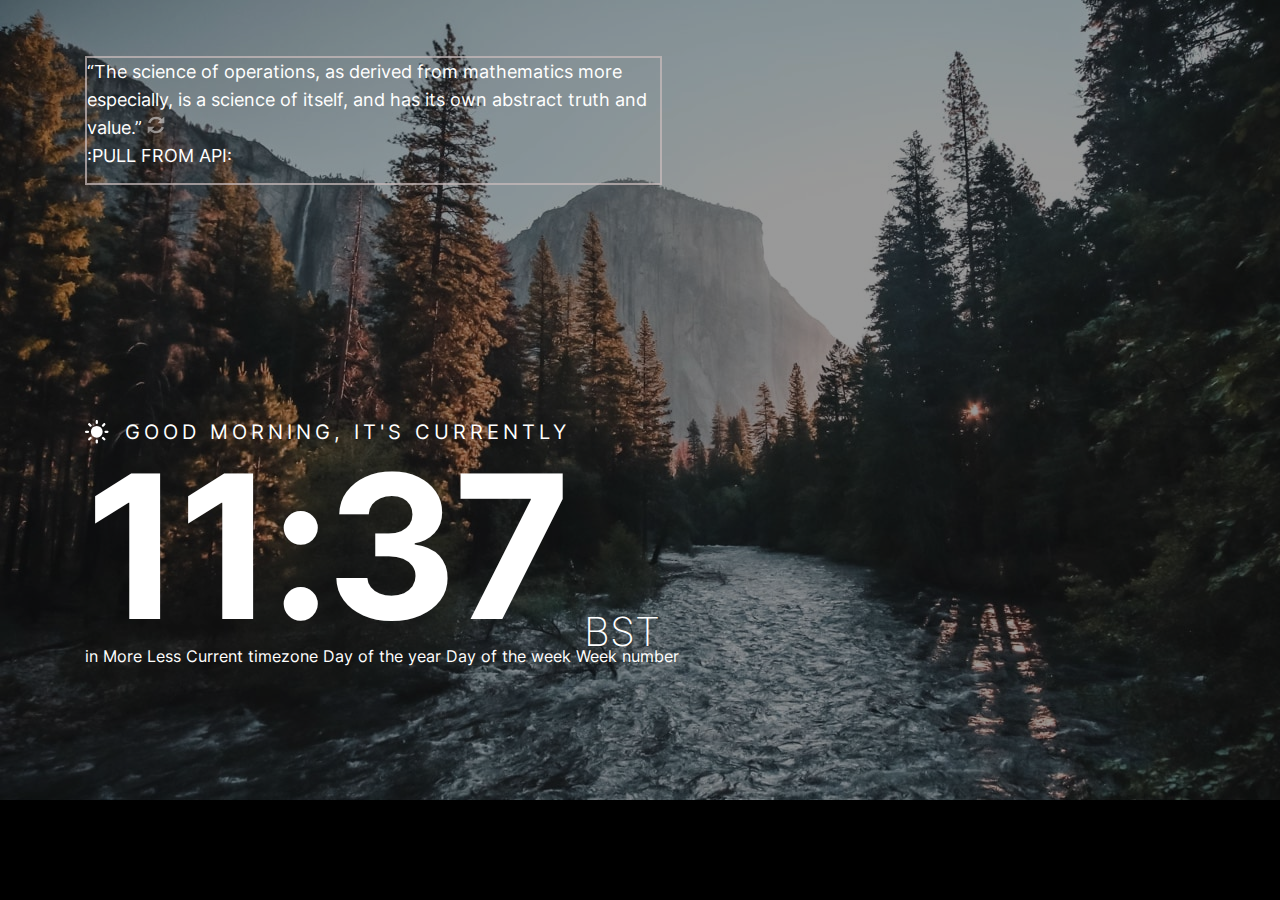
<file: index.html>
<!DOCTYPE html>
<html lang="en">

<head>
  <meta charset="UTF-8">
  <meta name="viewport" content="width=device-width, initial-scale=1.0">
  <link href="assets/challenge.png" rel="icon" type="image/png" sizes="32x32">
  <link href="styles.css" rel="stylesheet">
  <title>Clock App</title>
</head>

<body>
  <div class="background-img">
    <div class="page-wrap">
      <div class="quote">
        “The science of operations, as derived from mathematics more especially, is a science of itself, and has its own abstract truth and value.”
        <img src="assets/desktop/icon-refresh.svg" alt="refresh icon">
        <br>
        <!--TODO: ↓ ↓ -->
        :PULL FROM API:
      </div>

      <div class="content">
        <div class="currently">
          <img src="assets/desktop/icon-sun.svg" alt="sun icon">
          <div class="morning-night">
            Good morning
          </div>
          <p>, it's currently</p>
        </div>
        <!--* ↓ PLACEHOLDER div for time ↓ -->
        <div class="time">
          <h1>11:37</h1>
          <p>BST</p>
        </div>
        in
        <!-- *PLACEHOLDER div for location -->

        More
        Less

        Current timezone
        Day of the year
        Day of the week
        Week number
      </div>
    </div>
  </div>
</body>

</html>
</file>
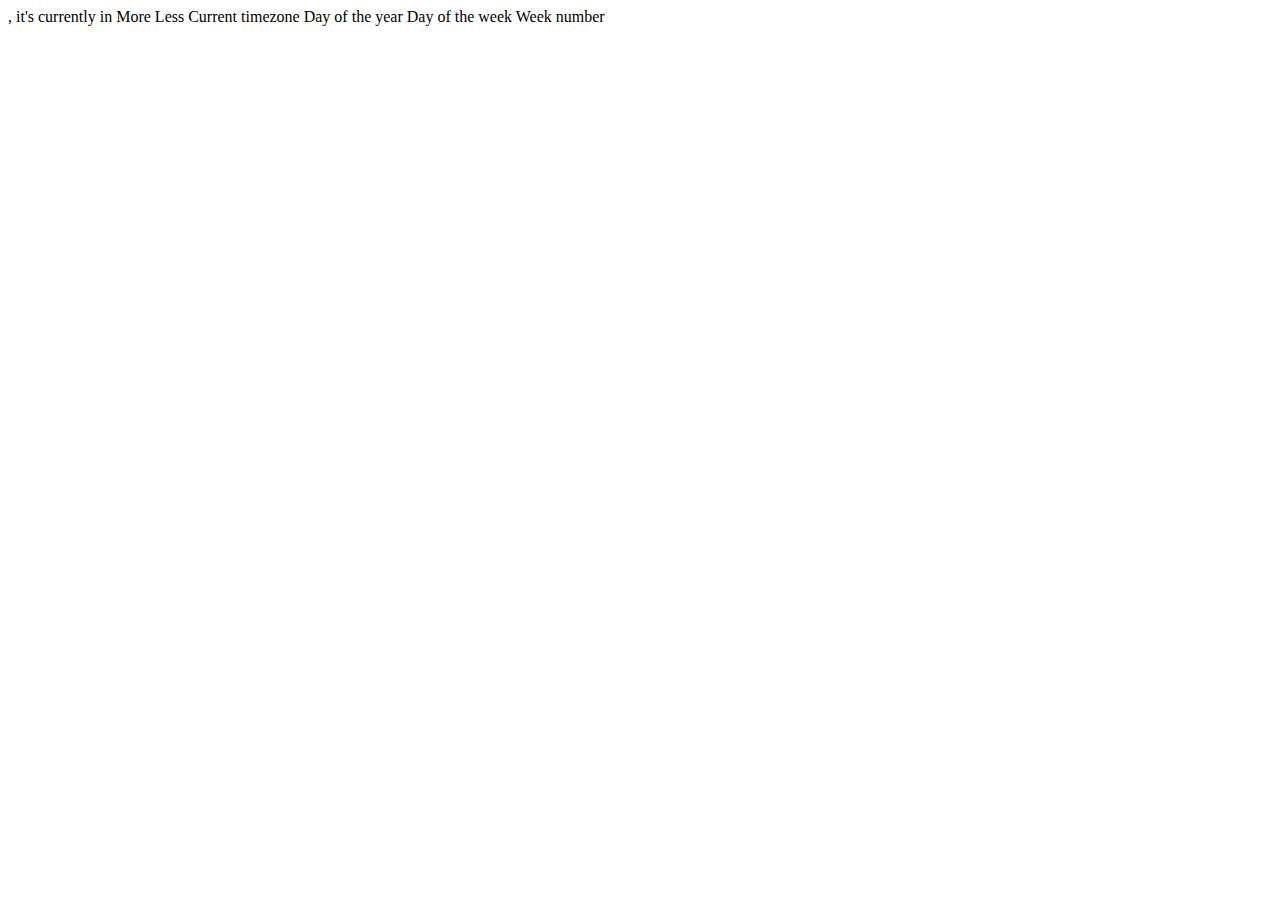
<file: starter-code/index.html>
<!DOCTYPE html>
<html lang="en">
<head>
  <meta charset="UTF-8">
  <meta name="viewport" content="width=device-width, initial-scale=1.0">
  <link rel="icon" type="image/png" sizes="32x32" href="./assets/favicon-32x32.png">
  <title>Clock App</title>
</head>

<body>
  , it's currently

  in

  More
  Less

  Current timezone
  Day of the year
  Day of the week
  Week number
</body>
</html>
</file>
<file: styles.css>
/* ?? use display switch? */
@font-face {
  font-family: 'Inter';
  font-style: normal;
  font-weight: 200;
  src: local(''),
  url(fonts/inter-v2-latin-200.woff2) format('woff2'),
  url(fonts/inter-v2-latin-200.woff) format('woff');
}
@font-face {
  font-family: 'Inter';
  font-style: normal;
  font-weight: 400;
  src: local(''),
  url(fonts/inter-v2-latin-regular.woff2) format('woff2'),
  url(fonts/inter-v2-latin-regular.woff) format('woff');
}
@font-face {
  font-family: 'Inter';
  font-style: normal;
  font-weight: 700;
  src: local(''),
  url(fonts/inter-v2-latin-700.woff2) format('woff2'),
  url(fonts/inter-v2-latin-700.woff) format('woff');
}
* {
  margin: 0;
  padding: 0;
}
body {
  background-color: black;
  color: #FFFFFF;
  font-family: Inter, 'Trebuchet MS', sans-serif;
}
div.background-img {
  background-image: url(assets/desktop/bg-image-daytime.jpg);
  background-repeat: no-repeat;
  background-size: cover;
  height: 100vh;
  max-height: 800px;
  width: 100vw;
  max-width: 1440px;
  overflow: hidden;
  margin: 0 auto;
}
div.background-img::before {
  content: "";
  position: absolute;
  bottom: 0;
  left: 0;
  right: 0;
  top: 0;
  background-color: rgba(0, 0, 0, 0.40);
}
div.page-wrap {
  margin: 0 auto;
  overflow: hidden;
  position: relative;
  width: 1110px
}
.quote {
  font-size: 18px;
  line-height: 28px;
  height: 125px;
  width: 573px;
  margin-top: 56px;
  /* temp border */
  border: 2px solid #c9bcbcb9;
  /*box-sizing: border-box;*/
}
.content {
  display: flex;
  flex-direction: column;
  height: 288px;
  margin-top: 233px;
}
div.currently {
  display: flex;
  align-items: center;
  height: 28px;
  width: 484px;
}
.currently img {
  padding-right: 16px;
}
div.currently * {
  flex-shrink: 0;
  font-size: 20px;
  letter-spacing: 4px;
  line-height: 28px;
  text-transform: uppercase;
}
div.time {
  display: flex;
  align-items: flex-end;
  height: 200px;
  justify-content: space-between;
  width: 575px;
}
.time h1 {
  font-size: 200px;
  font-weight: 700;
  letter-spacing: -5px;
  line-height: 100%;
  height: 200;
  width: 487px;
}
.time p {
  font-size: 40px;
  font-weight: 300;
  line-height: 28px;
  /*padding-left: 11px;*/
  text-transform: uppercase;

}
</file>
